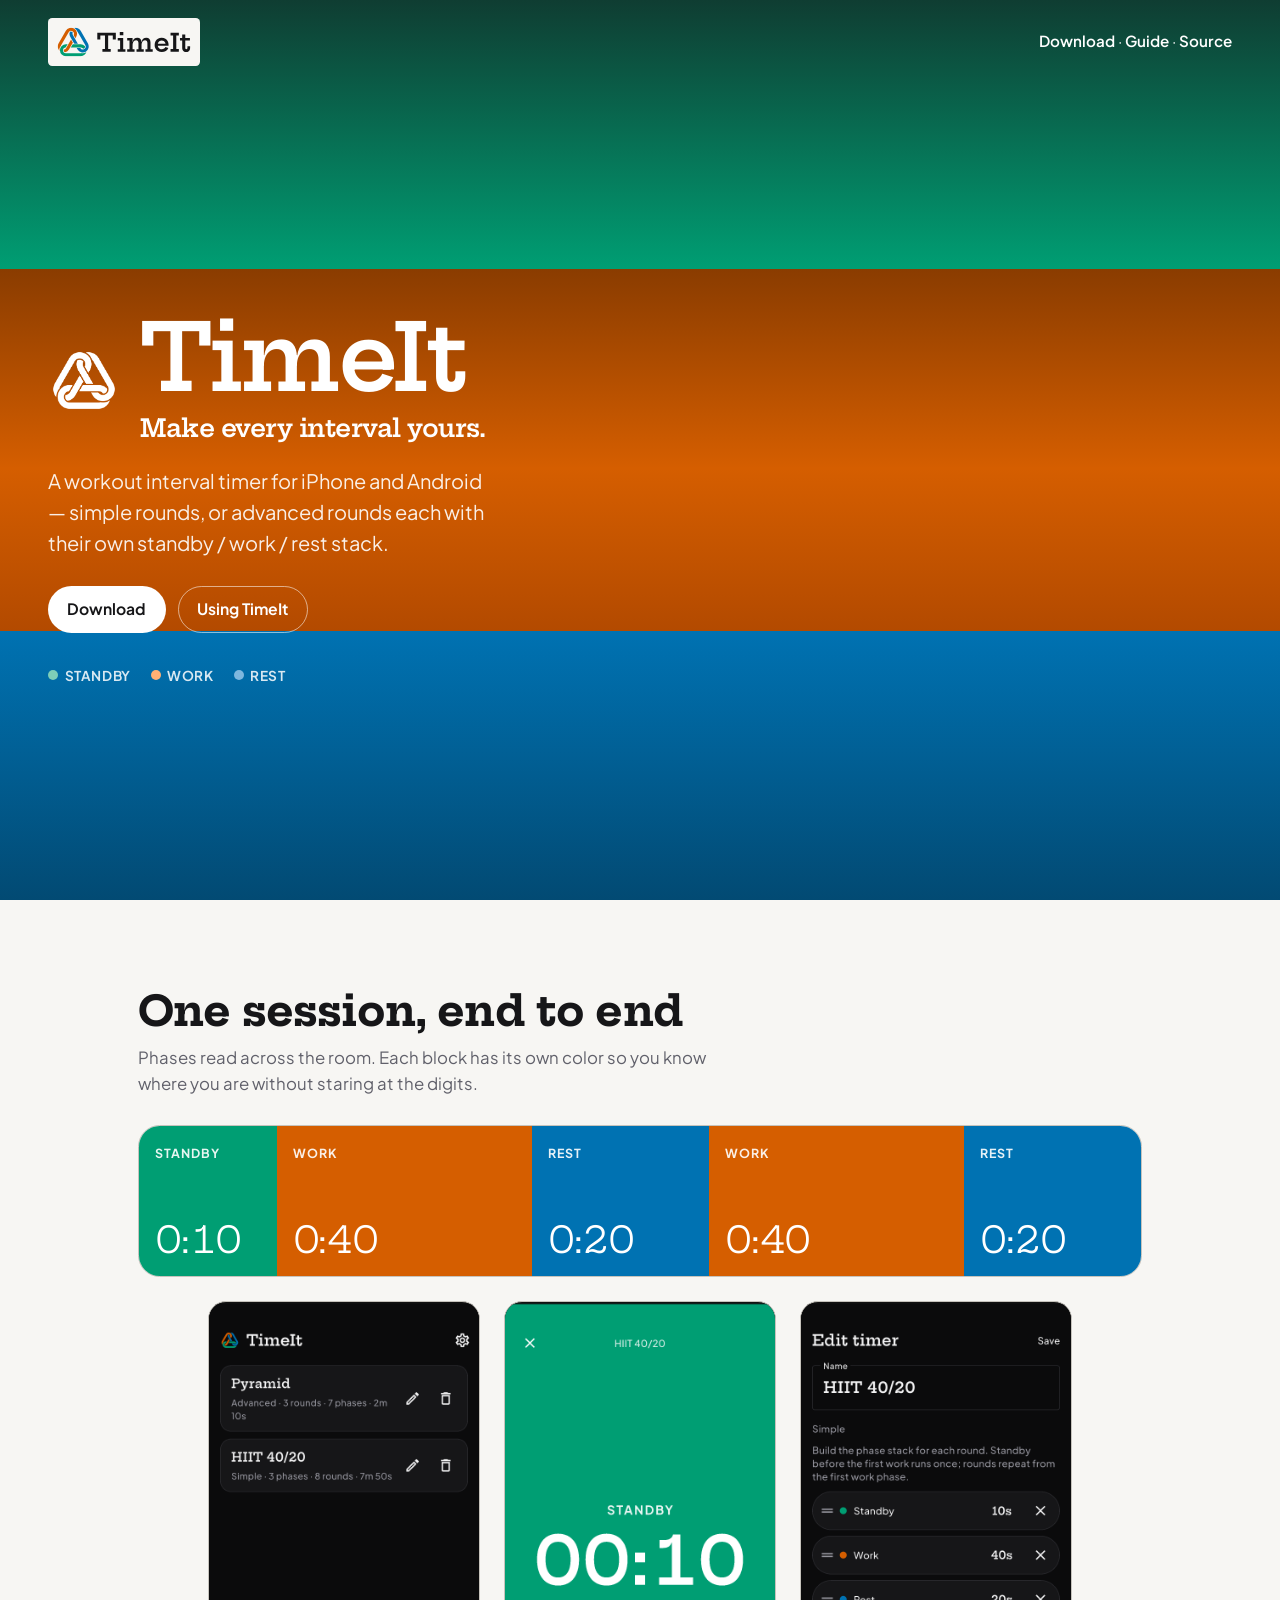
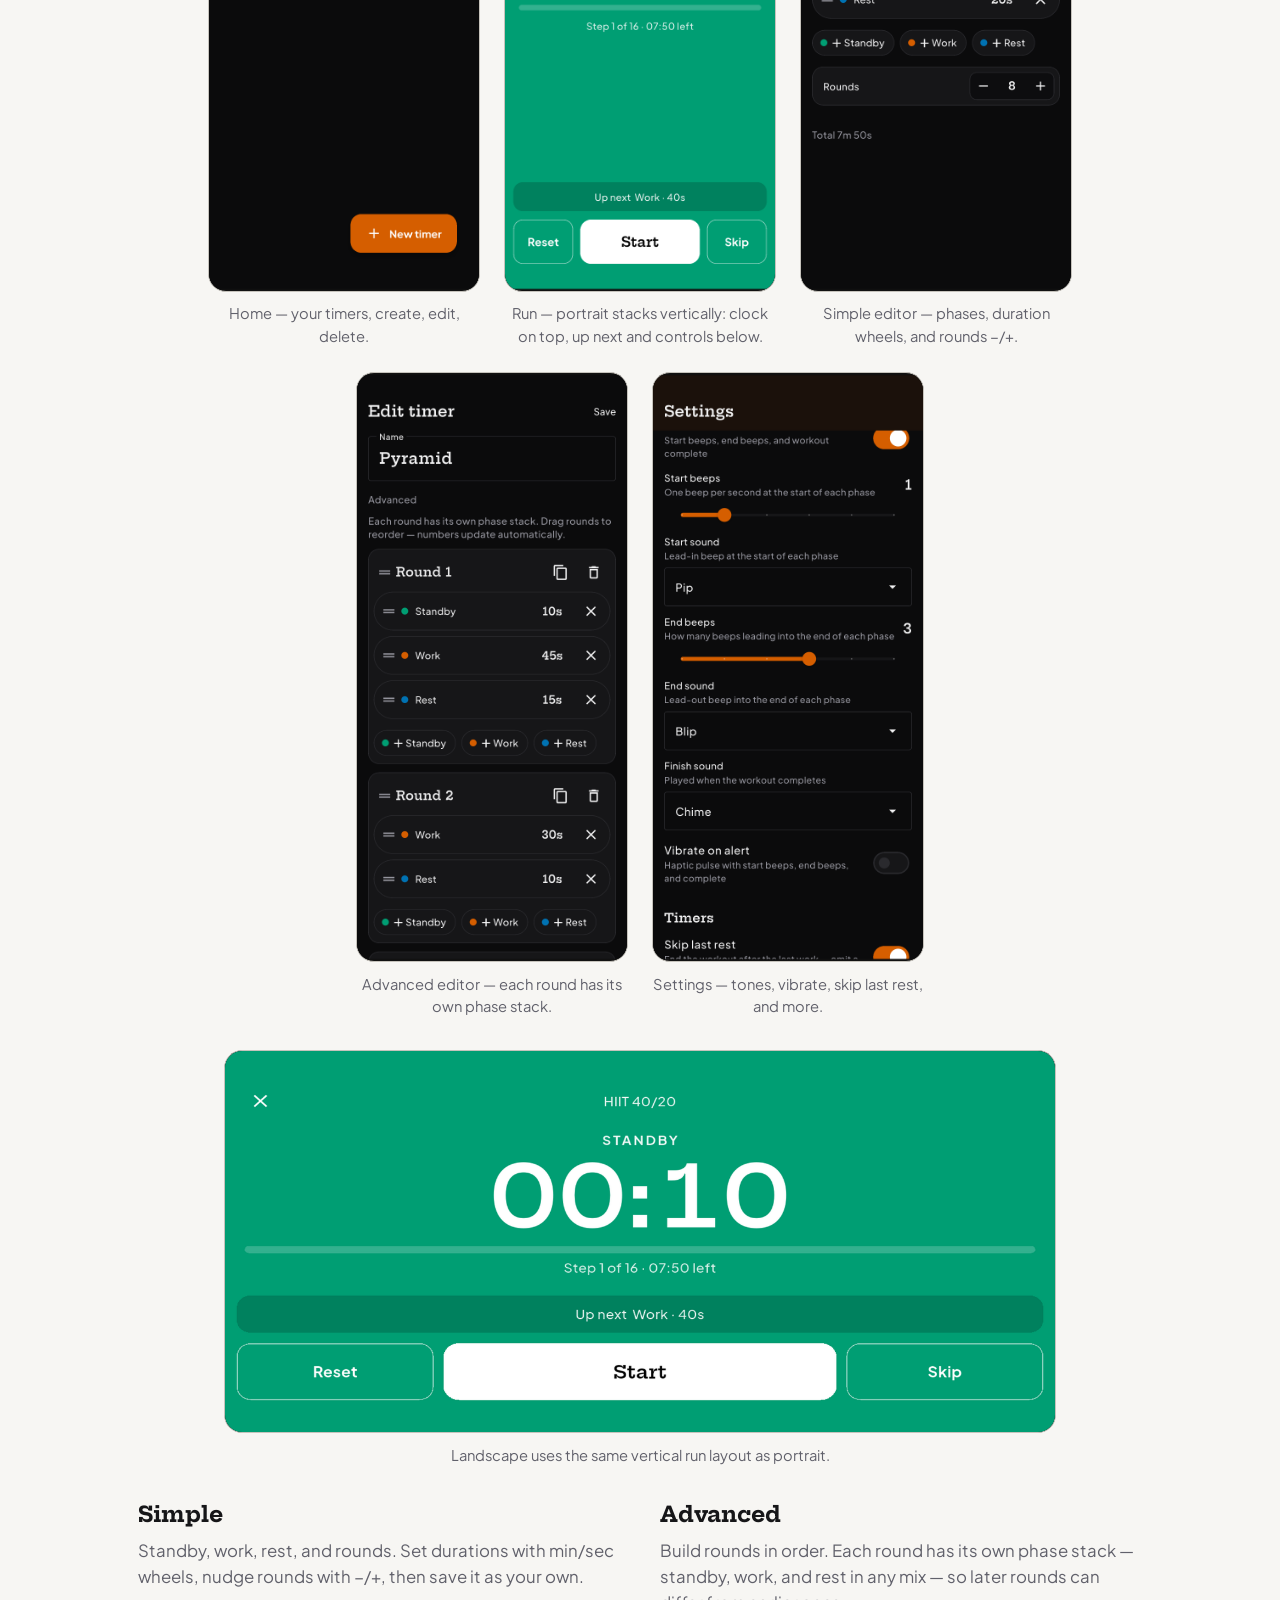
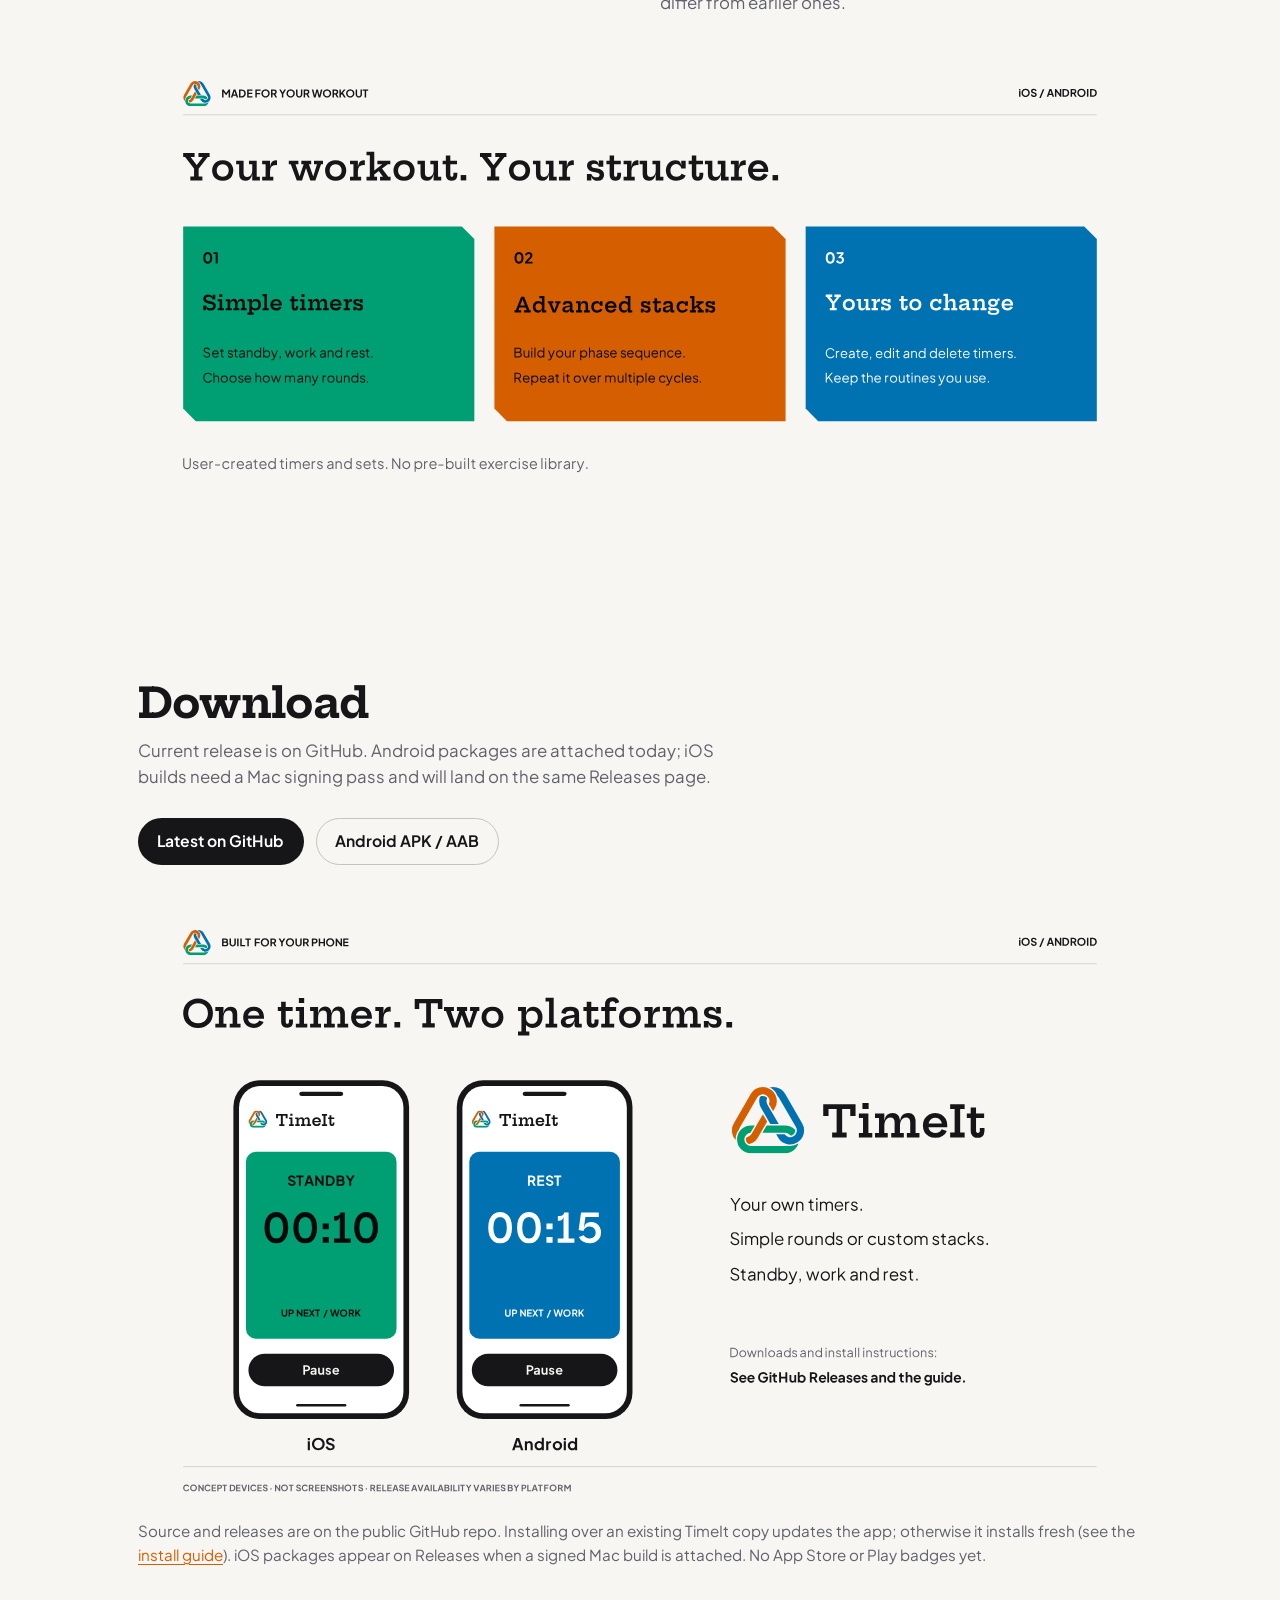
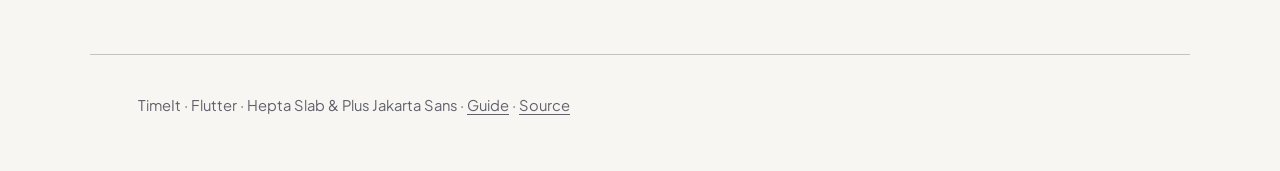
<file: docs/index.html>
<!DOCTYPE html>
<html lang="en">
<head>
  <meta charset="utf-8" />
  <meta name="viewport" content="width=device-width, initial-scale=1" />
  <title>TimeIt — Workout interval timer</title>
  <meta name="description" content="TimeIt is a workout interval timer for iOS and Android. Simple rounds, or advanced rounds each with their own standby, work, and rest stack — plus alert sounds." />
  <meta property="og:title" content="TimeIt — Workout interval timer" />
  <meta property="og:description" content="Make every interval yours. Simple rounds or advanced rounds with their own phase stacks." />
  <meta property="og:type" content="website" />
  <meta property="og:url" content="https://nuclearfessel.github.io/TimeIt/" />
  <meta property="og:image" content="https://nuclearfessel.github.io/TimeIt/assets/timeit/Graphics/social-card-light.png" />
  <meta name="twitter:card" content="summary_large_image" />
  <link rel="icon" href="assets/timeit/Web/favicon.ico" sizes="any" />
  <link rel="icon" type="image/png" sizes="32x32" href="assets/timeit/Web/favicon-32.png" />
  <link rel="icon" type="image/png" sizes="16x16" href="assets/timeit/Web/favicon-16.png" />
  <link rel="apple-touch-icon" href="assets/timeit/Web/favicon-180.png" />
  <link rel="preconnect" href="https://fonts.googleapis.com" />
  <link rel="preconnect" href="https://fonts.gstatic.com" crossorigin />
  <link href="https://fonts.googleapis.com/css2?family=Hepta+Slab:wght@500;600;700&family=Plus+Jakarta+Sans:wght@400;500;600;700&display=swap" rel="stylesheet" />
  <link rel="stylesheet" href="site.css" />
</head>
<body>
  <a class="skip" href="#main">Skip to content</a>

  <header class="hero" id="top">
    <div class="hero-bands" aria-hidden="true">
      <span class="standby"></span>
      <span class="work"></span>
      <span class="rest"></span>
    </div>

    <div class="topbar">
      <a class="timeit-header-brand" href="./" aria-label="TimeIt home">
        <img src="assets/timeit/Web/header-logo-on-color.svg" alt="TimeIt" width="160" height="48" />
      </a>
      <nav aria-label="Site">
        <a href="#download-heading">Download</a>
        &nbsp;·&nbsp;
        <a href="guide.html">Guide</a>
        &nbsp;·&nbsp;
        <a href="https://github.com/nuclearfessel/TimeIt">Source</a>
      </nav>
    </div>

    <div class="hero-core" id="main">
      <div class="hero-identity">
        <img class="hero-mark" src="assets/timeit/Brand/timeit-mark-white.png" alt="" width="72" height="72" />
        <div>
          <h1>TimeIt</h1>
          <p class="hero-tagline">Make every interval yours.</p>
        </div>
      </div>
      <p>A workout interval timer for iPhone and Android — simple rounds, or advanced rounds each with their own standby / work / rest stack.</p>
      <div class="cta-row">
        <a class="btn btn-primary" href="https://github.com/nuclearfessel/TimeIt/releases/latest">Download</a>
        <a class="btn btn-ghost" href="guide.html">Using TimeIt</a>
      </div>
      <div class="phase-legend" aria-label="Phase colors">
        <span><i class="standby"></i>Standby</span>
        <span><i class="work"></i>Work</span>
        <span><i class="rest"></i>Rest</span>
      </div>
    </div>
  </header>

  <section class="section" aria-labelledby="session-heading">
    <h2 id="session-heading">One session, end to end</h2>
    <p class="lede">Phases read across the room. Each block has its own color so you know where you are without staring at the digits.</p>

    <div class="session-strip" role="img" aria-label="Example session: standby, work, rest, work, rest">
      <div class="standby">
        <span class="label">Standby</span>
        <span class="digits">0:10</span>
      </div>
      <div class="work">
        <span class="label">Work</span>
        <span class="digits">0:40</span>
      </div>
      <div class="rest">
        <span class="label">Rest</span>
        <span class="digits">0:20</span>
      </div>
      <div class="work">
        <span class="label">Work</span>
        <span class="digits">0:40</span>
      </div>
      <div class="rest">
        <span class="label">Rest</span>
        <span class="digits">0:20</span>
      </div>
    </div>

    <div class="shot-row">
      <figure class="shot-figure shot-portrait">
        <img src="assets/timeit/Screenshots/01-home.svg" alt="TimeIt home screen listing simple and advanced timers." width="1272" height="2772" />
        <figcaption>Home — your timers, create, edit, delete.</figcaption>
      </figure>
      <figure class="shot-figure shot-portrait">
        <img src="assets/timeit/Screenshots/02-run-portrait.svg" alt="Run screen in portrait with phase color, large digits, up next, and controls." width="1272" height="2772" />
        <figcaption>Run — portrait stacks vertically: clock on top, up next and controls below.</figcaption>
      </figure>
      <figure class="shot-figure shot-portrait">
        <img src="assets/timeit/Screenshots/05-editor-simple.svg" alt="Simple timer editor with standby, work, rest, and rounds." width="1272" height="2772" />
        <figcaption>Simple editor — phases, duration wheels, and rounds −/+.</figcaption>
      </figure>
    </div>

    <div class="shot-row">
      <figure class="shot-figure shot-portrait">
        <img src="assets/timeit/Screenshots/06-editor-advanced.svg" alt="Advanced timer editor with multiple rounds and phase stacks." width="1272" height="2772" />
        <figcaption>Advanced editor — each round has its own phase stack.</figcaption>
      </figure>
      <figure class="shot-figure shot-portrait">
        <img src="assets/timeit/Screenshots/04-settings.svg" alt="Settings with theme, beep counts, sound tone dropdowns, and timer preferences." width="1272" height="2772" />
        <figcaption>Settings — tones, vibrate, skip last rest, and more.</figcaption>
      </figure>
    </div>

    <figure class="shot-figure shot-wide">
      <img src="assets/timeit/Screenshots/08-run-landscape.svg" alt="Run screen in landscape with the timer on top and controls underneath." width="2772" height="1272" />
      <figcaption>Landscape uses the same vertical run layout as portrait.</figcaption>
    </figure>

    <div class="modes">
      <div>
        <h3>Simple</h3>
        <p>Standby, work, rest, and rounds. Set durations with min/sec wheels, nudge rounds with −/+, then save it as your own.</p>
      </div>
      <div>
        <h3>Advanced</h3>
        <p>Build rounds in order. Each round has its own phase stack — standby, work, and rest in any mix — so later rounds can differ from earlier ones.</p>
      </div>
    </div>

    <figure class="brand-figure">
      <picture>
        <source media="(prefers-color-scheme: dark)" srcset="assets/timeit/Graphics/features-dark.svg" />
        <img src="assets/timeit/Graphics/features-light.svg" alt="Simple timers, advanced stacks and user-created routines." width="1600" height="900" />
      </picture>
    </figure>
  </section>

  <section class="section" aria-labelledby="download-heading">
    <h2 id="download-heading">Download</h2>
    <p class="lede">Current release is on GitHub. Android packages are attached today; iOS builds need a Mac signing pass and will land on the same Releases page.</p>
    <div class="download-row">
      <a class="btn btn-ink" href="https://github.com/nuclearfessel/TimeIt/releases/latest">Latest on GitHub</a>
      <a class="btn btn-line" href="https://github.com/nuclearfessel/TimeIt/releases/latest">Android APK / AAB</a>
    </div>
    <figure class="brand-figure">
      <picture>
        <source media="(prefers-color-scheme: dark)" srcset="assets/timeit/Graphics/mobile-platforms-dark.svg" />
        <img src="assets/timeit/Graphics/mobile-platforms-light.svg" alt="Conceptual iOS and Android devices, not app screenshots or store badges." width="1600" height="900" />
      </picture>
    </figure>
    <p class="note">Source and releases are on the public GitHub repo. Installing over an existing TimeIt copy updates the app; otherwise it installs fresh (see the <a href="guide.html#install">install guide</a>). iOS packages appear on Releases when a signed Mac build is attached. No App Store or Play badges yet.</p>
  </section>

  <footer class="site-foot">
    <p>
      TimeIt · Flutter · Hepta Slab &amp; Plus Jakarta Sans ·
      <a href="guide.html">Guide</a> ·
      <a href="https://github.com/nuclearfessel/TimeIt">Source</a>
    </p>
  </footer>

  <a href="#top" id="back-to-top" class="back-to-top" hidden>Back to top</a>
  <script src="back-to-top.js" defer></script>
</body>
</html>
</file>
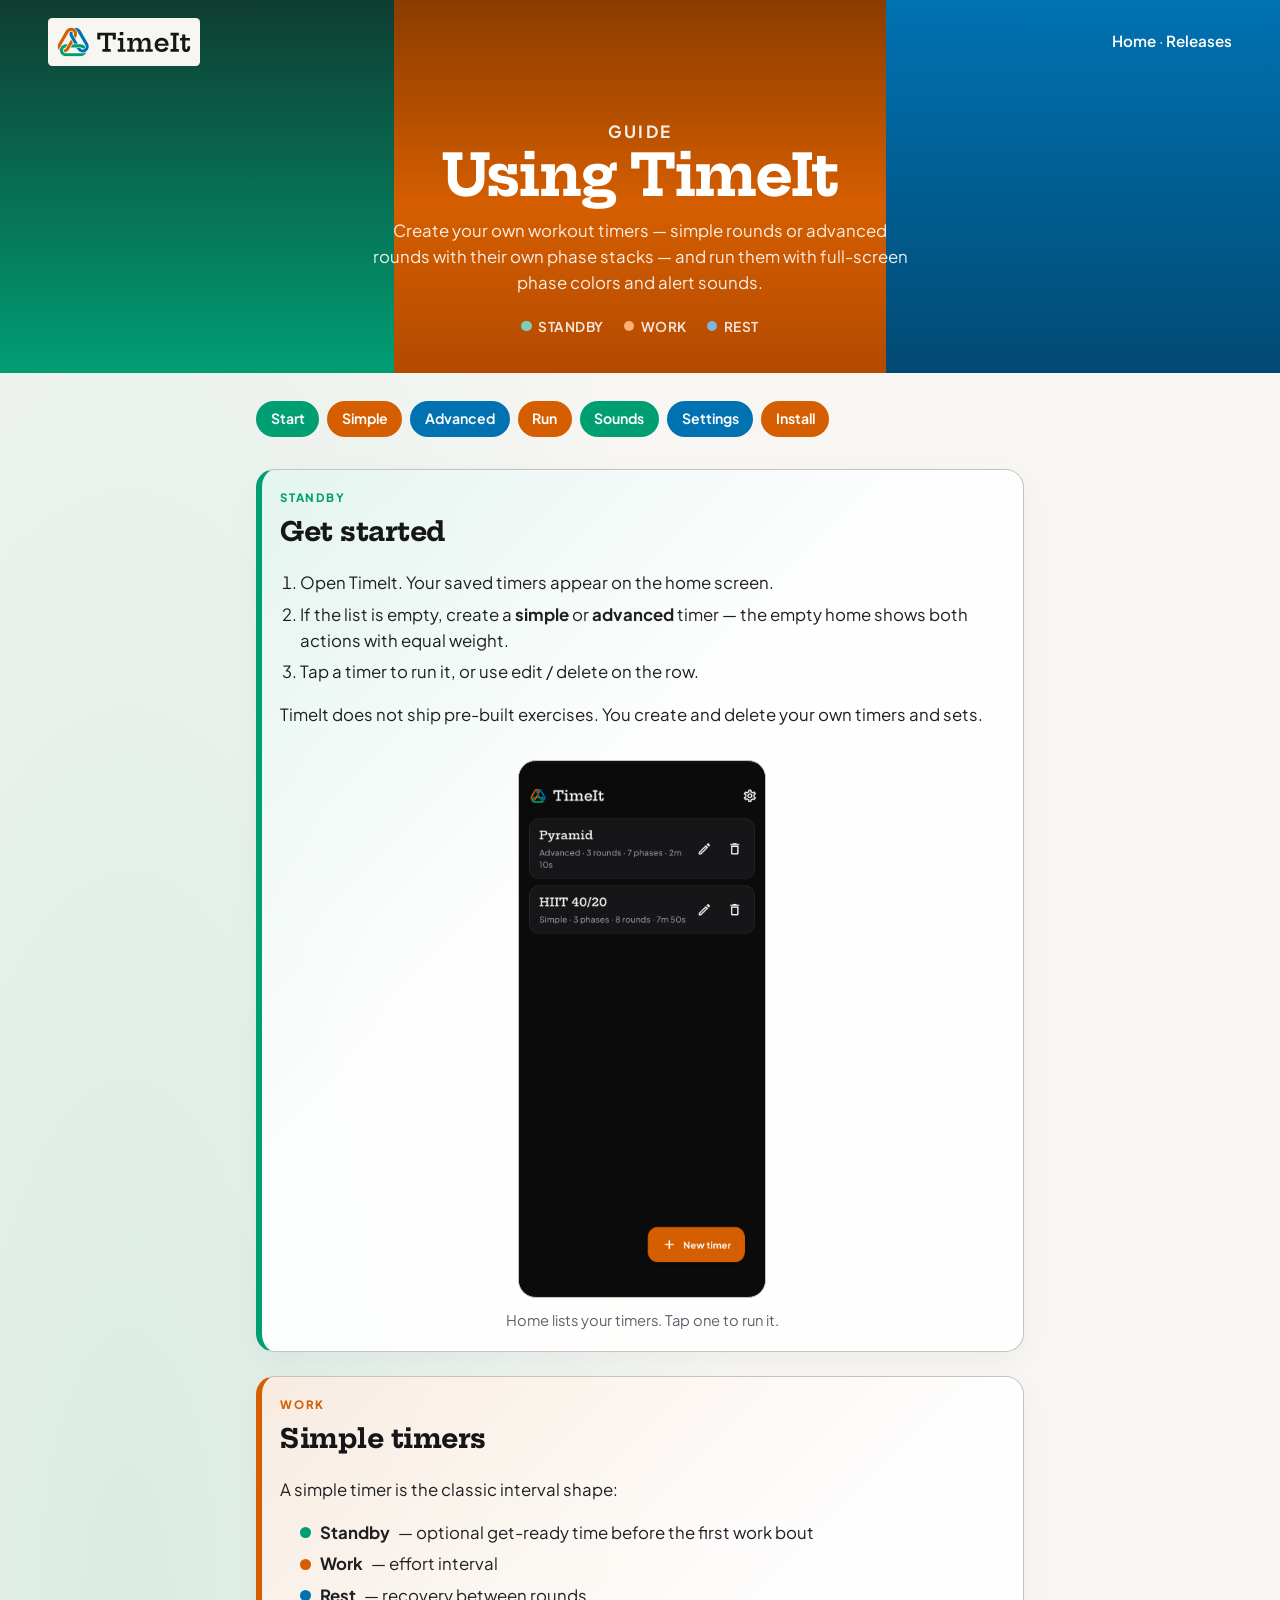
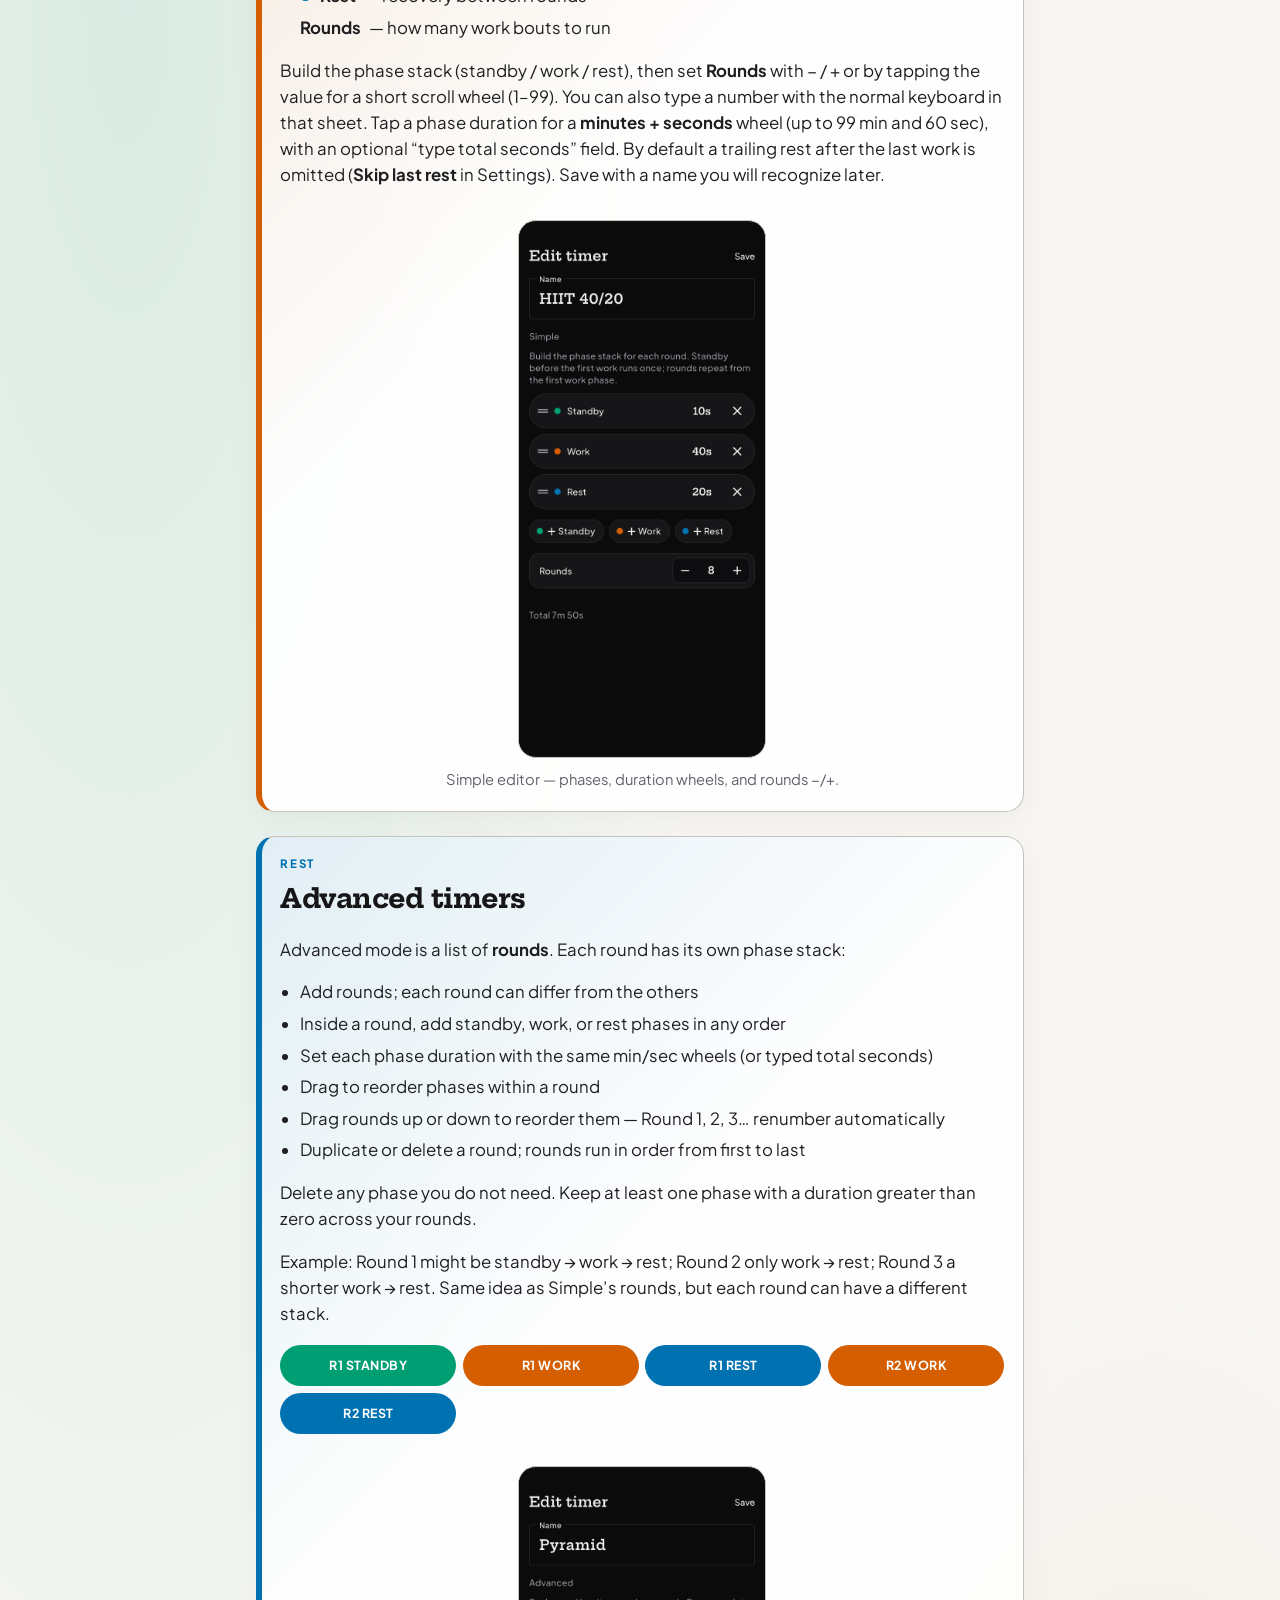
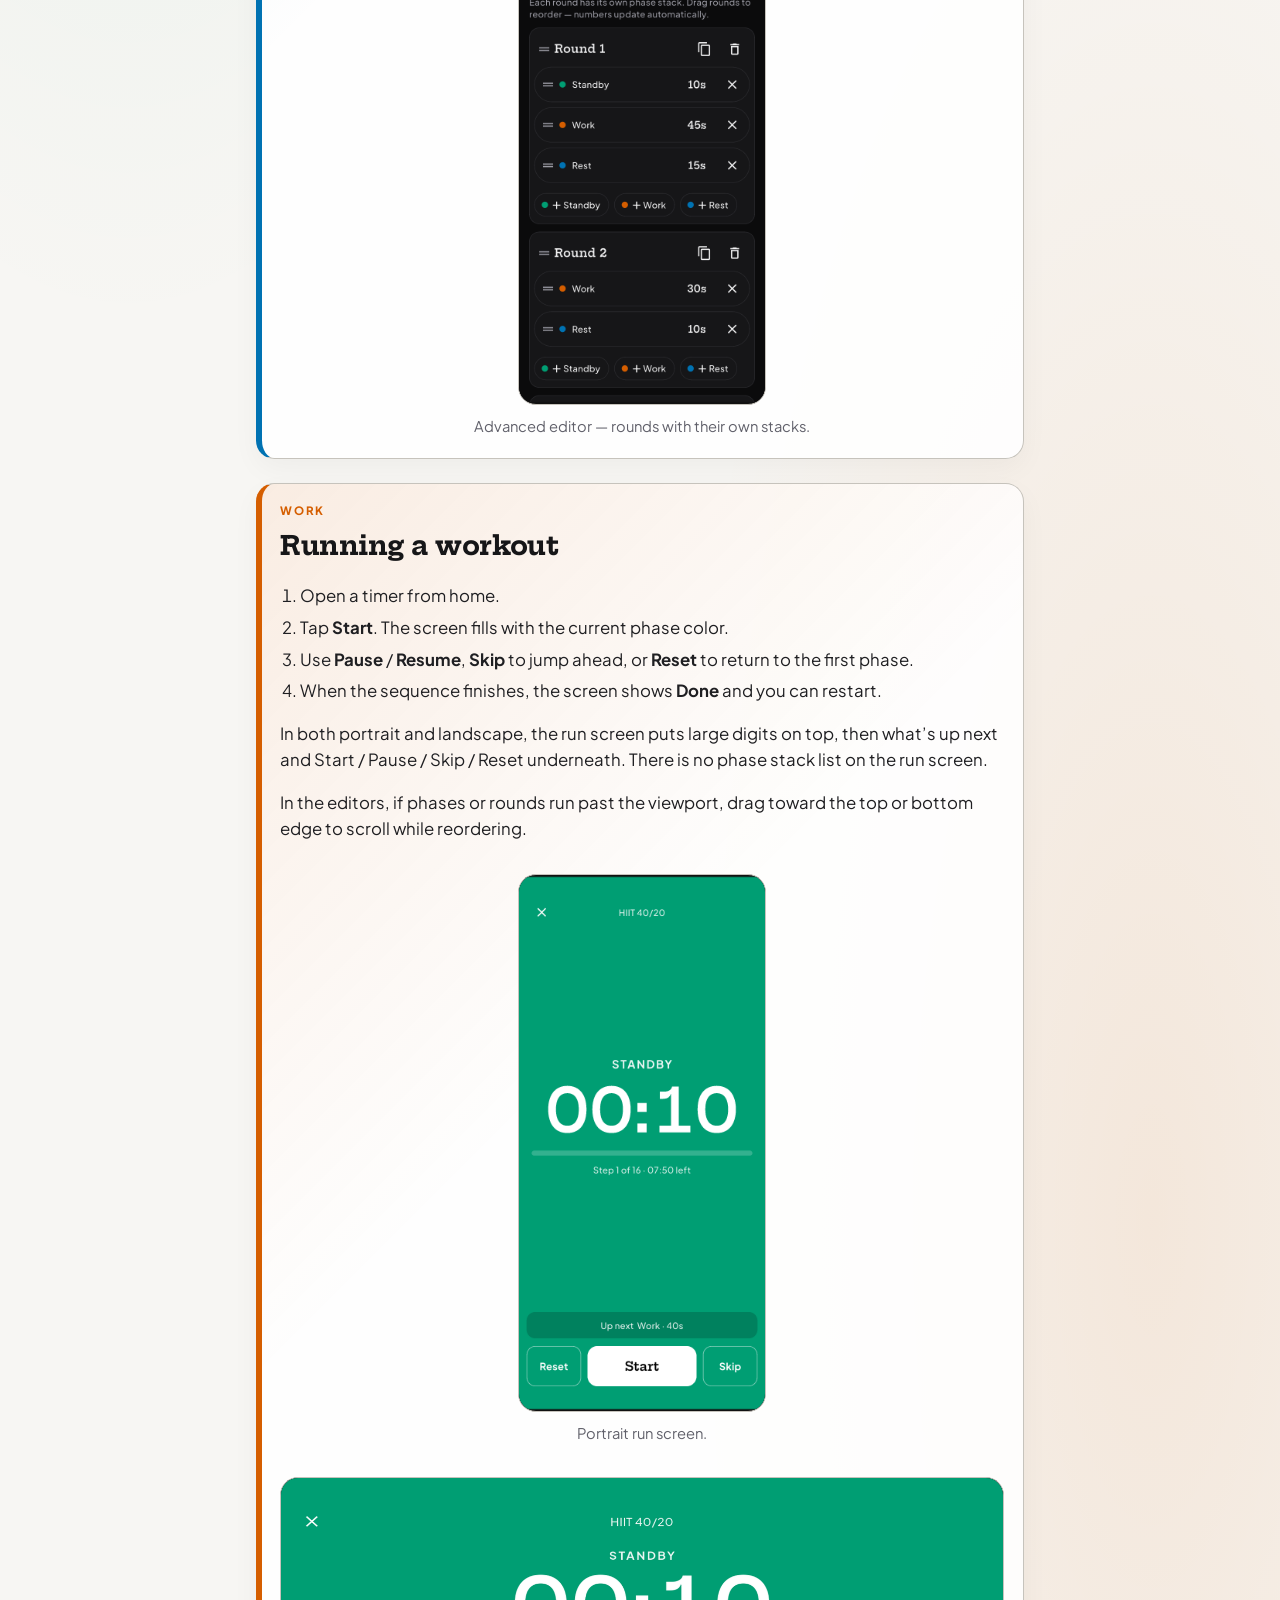
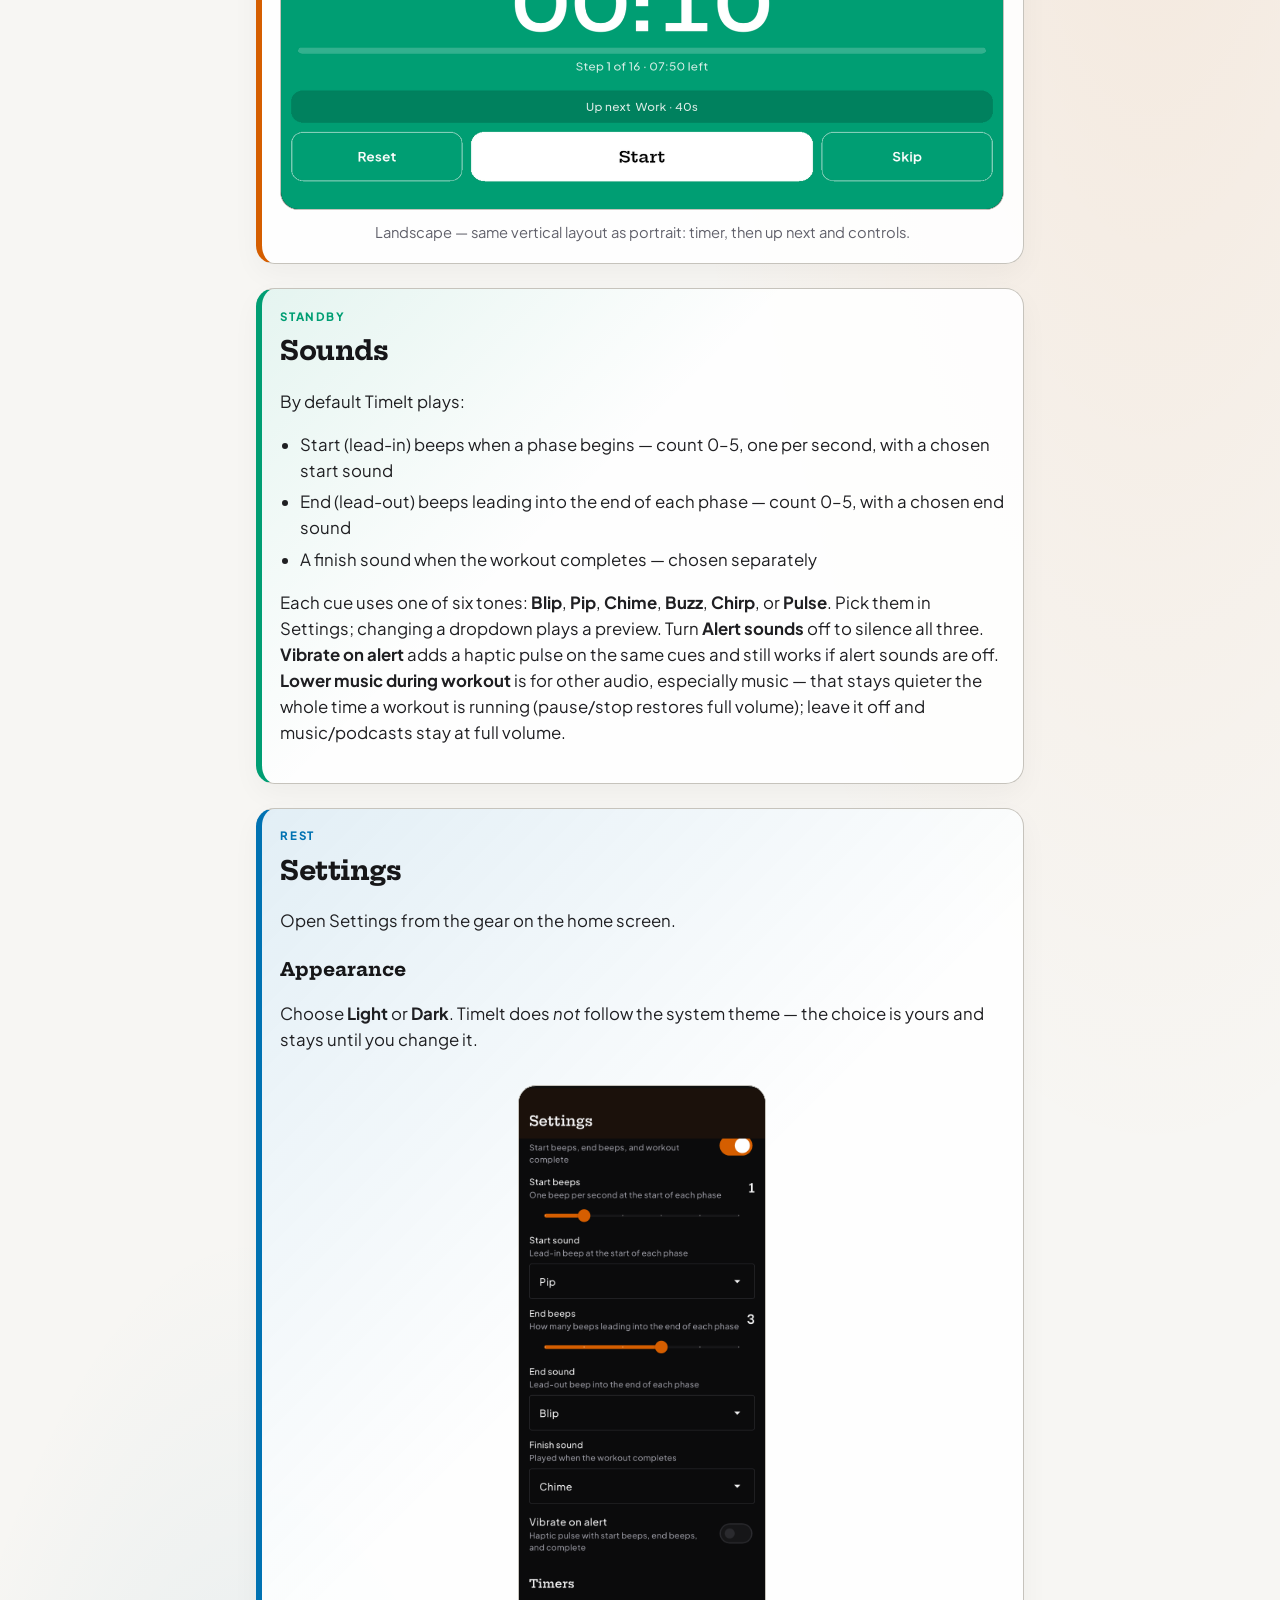
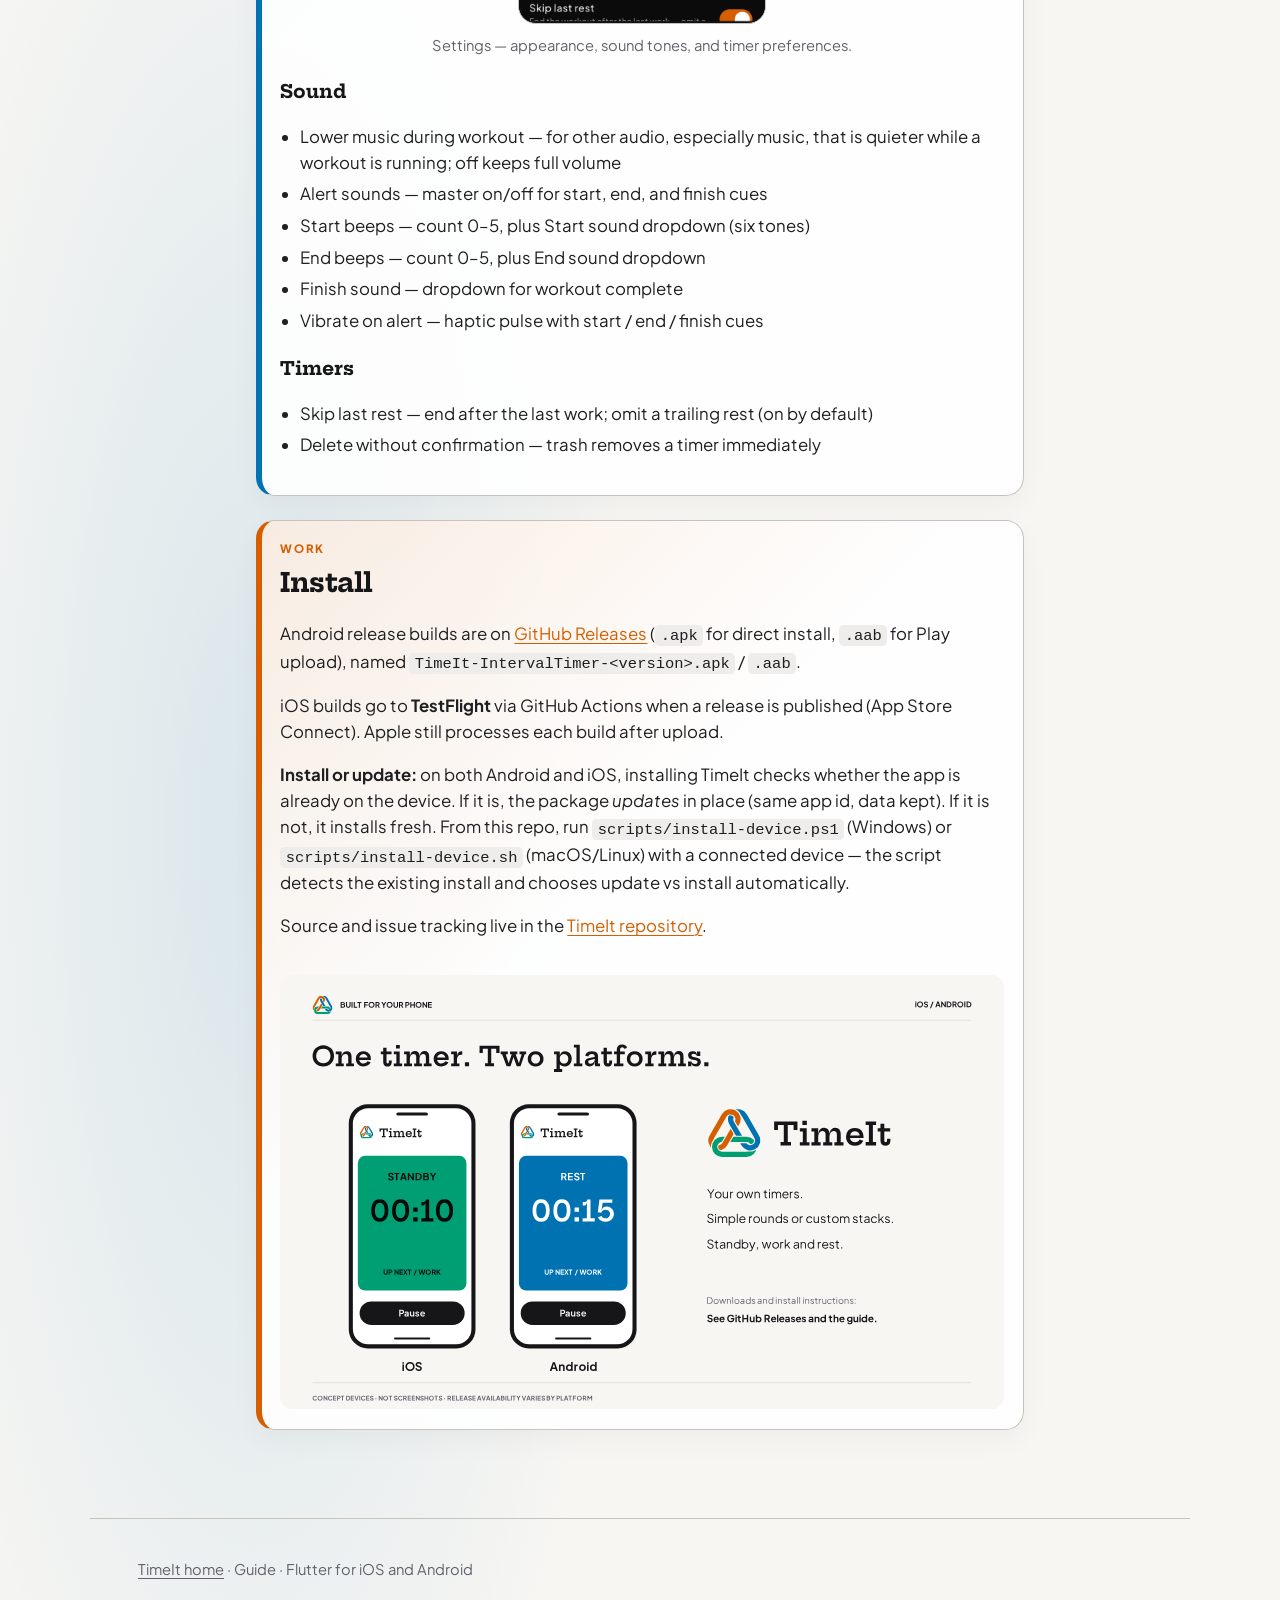
<file: docs/guide.html>
<!DOCTYPE html>
<html lang="en">
<head>
  <meta charset="utf-8" />
  <meta name="viewport" content="width=device-width, initial-scale=1" />
  <title>Using TimeIt — Guide</title>
  <meta name="description" content="How to use TimeIt: simple timers, advanced stacks, running a workout, sounds, and settings." />
  <meta property="og:title" content="Using TimeIt — Guide" />
  <meta property="og:description" content="Create your own standby, work, and rest interval routines." />
  <meta property="og:image" content="https://nuclearfessel.github.io/TimeIt/assets/timeit/Graphics/social-card-light.png" />
  <link rel="icon" href="assets/timeit/Web/favicon.ico" sizes="any" />
  <link rel="icon" type="image/png" sizes="32x32" href="assets/timeit/Web/favicon-32.png" />
  <link rel="apple-touch-icon" href="assets/timeit/Web/favicon-180.png" />
  <link rel="preconnect" href="https://fonts.googleapis.com" />
  <link rel="preconnect" href="https://fonts.gstatic.com" crossorigin />
  <link href="https://fonts.googleapis.com/css2?family=Hepta+Slab:wght@500;600;700&family=Plus+Jakarta+Sans:wght@400;500;600;700&display=swap" rel="stylesheet" />
  <link rel="stylesheet" href="site.css" />
</head>
<body class="guide-page">
  <a class="skip" href="#guide">Skip to guide</a>

  <header class="guide-hero" id="top">
    <div class="guide-hero-bands" aria-hidden="true">
      <span class="standby"></span>
      <span class="work"></span>
      <span class="rest"></span>
    </div>
    <div class="topbar">
      <a class="timeit-header-brand" href="index.html" aria-label="TimeIt home">
        <img src="assets/timeit/Web/header-logo-on-color.svg" alt="TimeIt" width="160" height="48" />
      </a>
      <nav aria-label="Site">
        <a href="index.html">Home</a>
        &nbsp;·&nbsp;
        <a href="https://github.com/nuclearfessel/TimeIt/releases">Releases</a>
      </nav>
    </div>
    <div class="guide-hero-core">
      <p class="guide-kicker">Guide</p>
      <h1>Using TimeIt</h1>
      <p>Create your own workout timers — simple rounds or advanced rounds with their own phase stacks — and run them with full-screen phase colors and alert sounds.</p>
      <div class="phase-legend" aria-label="Phase colors">
        <span><i class="standby"></i>Standby</span>
        <span><i class="work"></i>Work</span>
        <span><i class="rest"></i>Rest</span>
      </div>
    </div>
  </header>

  <article class="guide-wrap" id="guide">
    <nav class="jump" aria-label="On this page">
      <a class="jump-standby" href="#start">Start</a>
      <a class="jump-work" href="#simple">Simple</a>
      <a class="jump-rest" href="#advanced">Advanced</a>
      <a class="jump-work" href="#run">Run</a>
      <a class="jump-standby" href="#sounds">Sounds</a>
      <a class="jump-rest" href="#settings">Settings</a>
      <a class="jump-work" href="#install">Install</a>
    </nav>

    <section class="standby" id="start">
      <p class="section-phase">Standby</p>
      <h2>Get started</h2>
      <ol>
        <li>Open TimeIt. Your saved timers appear on the home screen.</li>
        <li>If the list is empty, create a <strong>simple</strong> or <strong>advanced</strong> timer — the empty home shows both actions with equal weight.</li>
        <li>Tap a timer to run it, or use edit / delete on the row.</li>
      </ol>
      <p>TimeIt does not ship pre-built exercises. You create and delete your own timers and sets.</p>
      <figure class="shot-figure shot-portrait">
        <img src="assets/timeit/Screenshots/01-home.svg" alt="TimeIt home screen with saved simple and advanced timers." width="1272" height="2772" />
        <figcaption>Home lists your timers. Tap one to run it.</figcaption>
      </figure>
    </section>

    <section class="work" id="simple">
      <p class="section-phase">Work</p>
      <h2>Simple timers</h2>
      <p>A simple timer is the classic interval shape:</p>
      <ul class="phase-list">
        <li><span class="swatch standby" aria-hidden="true"></span><strong>Standby</strong> — optional get-ready time before the first work bout</li>
        <li><span class="swatch work" aria-hidden="true"></span><strong>Work</strong> — effort interval</li>
        <li><span class="swatch rest" aria-hidden="true"></span><strong>Rest</strong> — recovery between rounds</li>
        <li><strong>Rounds</strong> — how many work bouts to run</li>
      </ul>
      <p>Build the phase stack (standby / work / rest), then set <strong>Rounds</strong> with − / + or by tapping the value for a short scroll wheel (1–99). You can also type a number with the normal keyboard in that sheet. Tap a phase duration for a <strong>minutes + seconds</strong> wheel (up to 99 min and 60 sec), with an optional “type total seconds” field. By default a trailing rest after the last work is omitted (<strong>Skip last rest</strong> in Settings). Save with a name you will recognize later.</p>
      <figure class="shot-figure shot-portrait">
        <img src="assets/timeit/Screenshots/05-editor-simple.svg" alt="Simple timer editor with phase stack, duration controls, and rounds stepper." width="1272" height="2772" />
        <figcaption>Simple editor — phases, duration wheels, and rounds −/+.</figcaption>
      </figure>
    </section>

    <section class="rest" id="advanced">
      <p class="section-phase">Rest</p>
      <h2>Advanced timers</h2>
      <p>Advanced mode is a list of <strong>rounds</strong>. Each round has its own phase stack:</p>
      <ul>
        <li>Add rounds; each round can differ from the others</li>
        <li>Inside a round, add standby, work, or rest phases in any order</li>
        <li>Set each phase duration with the same min/sec wheels (or typed total seconds)</li>
        <li>Drag to reorder phases within a round</li>
        <li>Drag rounds up or down to reorder them — Round 1, 2, 3… renumber automatically</li>
        <li>Duplicate or delete a round; rounds run in order from first to last</li>
      </ul>
      <p>Delete any phase you do not need. Keep at least one phase with a duration greater than zero across your rounds.</p>
      <p>Example: Round 1 might be standby → work → rest; Round 2 only work → rest; Round 3 a shorter work → rest. Same idea as Simple’s rounds, but each round can have a different stack.</p>
      <div class="mini-strip" role="img" aria-label="Example advanced rounds with different stacks">
        <span class="standby">R1 Standby</span>
        <span class="work">R1 Work</span>
        <span class="rest">R1 Rest</span>
        <span class="work">R2 Work</span>
        <span class="rest">R2 Rest</span>
      </div>
      <figure class="shot-figure shot-portrait">
        <img src="assets/timeit/Screenshots/06-editor-advanced.svg" alt="Advanced editor showing Round 1, Round 2, and Round 3 with different phase stacks." width="1272" height="2772" />
        <figcaption>Advanced editor — rounds with their own stacks.</figcaption>
      </figure>
    </section>

    <section class="work" id="run">
      <p class="section-phase">Work</p>
      <h2>Running a workout</h2>
      <ol>
        <li>Open a timer from home.</li>
        <li>Tap <strong>Start</strong>. The screen fills with the current phase color.</li>
        <li>Use <strong>Pause</strong> / <strong>Resume</strong>, <strong>Skip</strong> to jump ahead, or <strong>Reset</strong> to return to the first phase.</li>
        <li>When the sequence finishes, the screen shows <strong>Done</strong> and you can restart.</li>
      </ol>
      <p>In both portrait and landscape, the run screen puts large digits on top, then what’s up next and Start / Pause / Skip / Reset underneath. There is no phase stack list on the run screen.</p>
      <p>In the editors, if phases or rounds run past the viewport, drag toward the top or bottom edge to scroll while reordering.</p>
      <figure class="shot-figure shot-portrait">
        <img src="assets/timeit/Screenshots/02-run-portrait.svg" alt="Portrait run screen with work phase, up next, and Start control." width="1272" height="2772" />
        <figcaption>Portrait run screen.</figcaption>
      </figure>
      <figure class="shot-figure shot-wide">
        <img src="assets/timeit/Screenshots/08-run-landscape.svg" alt="Landscape run screen with the timer on top and controls underneath." width="2772" height="1272" />
        <figcaption>Landscape — same vertical layout as portrait: timer, then up next and controls.</figcaption>
      </figure>
    </section>

    <section class="standby" id="sounds">
      <p class="section-phase">Standby</p>
      <h2>Sounds</h2>
      <p>By default TimeIt plays:</p>
      <ul>
        <li>Start (lead-in) beeps when a phase begins — count 0–5, one per second, with a chosen start sound</li>
        <li>End (lead-out) beeps leading into the end of each phase — count 0–5, with a chosen end sound</li>
        <li>A finish sound when the workout completes — chosen separately</li>
      </ul>
      <p>Each cue uses one of six tones: <strong>Blip</strong>, <strong>Pip</strong>, <strong>Chime</strong>, <strong>Buzz</strong>, <strong>Chirp</strong>, or <strong>Pulse</strong>. Pick them in Settings; changing a dropdown plays a preview. Turn <strong>Alert sounds</strong> off to silence all three. <strong>Vibrate on alert</strong> adds a haptic pulse on the same cues and still works if alert sounds are off. <strong>Lower music during workout</strong> is for other audio, especially music — that stays quieter the whole time a workout is running (pause/stop restores full volume); leave it off and music/podcasts stay at full volume.</p>
    </section>

    <section class="rest" id="settings">
      <p class="section-phase">Rest</p>
      <h2>Settings</h2>
      <p>Open Settings from the gear on the home screen.</p>
      <h3>Appearance</h3>
      <p>Choose <strong>Light</strong> or <strong>Dark</strong>. TimeIt does <em>not</em> follow the system theme — the choice is yours and stays until you change it.</p>
      <figure class="shot-figure shot-portrait">
        <img src="assets/timeit/Screenshots/04-settings.svg" alt="Settings with theme, alert sound tone dropdowns, vibrate, and timer preferences." width="1272" height="2772" />
        <figcaption>Settings — appearance, sound tones, and timer preferences.</figcaption>
      </figure>
      <h3>Sound</h3>
      <ul>
        <li>Lower music during workout — for other audio, especially music, that is quieter while a workout is running; off keeps full volume</li>
        <li>Alert sounds — master on/off for start, end, and finish cues</li>
        <li>Start beeps — count 0–5, plus Start sound dropdown (six tones)</li>
        <li>End beeps — count 0–5, plus End sound dropdown</li>
        <li>Finish sound — dropdown for workout complete</li>
        <li>Vibrate on alert — haptic pulse with start / end / finish cues</li>
      </ul>
      <h3>Timers</h3>
      <ul>
        <li>Skip last rest — end after the last work; omit a trailing rest (on by default)</li>
        <li>Delete without confirmation — trash removes a timer immediately</li>
      </ul>
    </section>

    <section class="work" id="install">
      <p class="section-phase">Work</p>
      <h2>Install</h2>
      <p>Android release builds are on <a href="https://github.com/nuclearfessel/TimeIt/releases">GitHub Releases</a> (<code>.apk</code> for direct install, <code>.aab</code> for Play upload), named <code>TimeIt-IntervalTimer-&lt;version&gt;.apk</code> / <code>.aab</code>.</p>
      <p>iOS builds go to <strong>TestFlight</strong> via GitHub Actions when a release is published (App Store Connect). Apple still processes each build after upload.</p>
      <p><strong>Install or update:</strong> on both Android and iOS, installing TimeIt checks whether the app is already on the device. If it is, the package <em>updates</em> in place (same app id, data kept). If it is not, it installs fresh. From this repo, run <code>scripts/install-device.ps1</code> (Windows) or <code>scripts/install-device.sh</code> (macOS/Linux) with a connected device — the script detects the existing install and chooses update vs install automatically.</p>
      <p>Source and issue tracking live in the <a href="https://github.com/nuclearfessel/TimeIt">TimeIt repository</a>.</p>
      <figure class="brand-figure">
        <picture>
          <source media="(prefers-color-scheme: dark)" srcset="assets/timeit/Graphics/mobile-platforms-dark.svg" />
          <img src="assets/timeit/Graphics/mobile-platforms-light.svg" alt="Conceptual iOS and Android devices, not app screenshots or store badges." width="1600" height="900" />
        </picture>
      </figure>
    </section>
  </article>

  <footer class="site-foot guide-foot">
    <p><a href="index.html">TimeIt home</a> · Guide · Flutter for iOS and Android</p>
  </footer>

  <a href="#top" id="back-to-top" class="back-to-top" hidden>Back to top</a>
  <script src="back-to-top.js" defer></script>
</body>
</html>
</file>
<file: docs/site.css>
:root {
  --bg: #f7f6f3;
  --ink: #161618;
  --mute: #61616b;
  --line: #c6c3bc;
  --paper: #ffffff;
  --standby: #009e73;
  --work: #d55e00;
  --rest: #0072b2;
  --band: 4.5rem;
  --font-display: "Hepta Slab", Georgia, serif;
  --font-body: "Plus Jakarta Sans", system-ui, sans-serif;
}

*,
*::before,
*::after {
  box-sizing: border-box;
}

html {
  scroll-behavior: smooth;
}

body {
  margin: 0;
  background: var(--bg);
  color: var(--ink);
  font-family: var(--font-body);
  font-size: 1.05rem;
  line-height: 1.55;
  -webkit-font-smoothing: antialiased;
}

a {
  color: var(--work);
  text-decoration-thickness: 1px;
  text-underline-offset: 0.18em;
}

a:hover {
  color: var(--ink);
}

img {
  max-width: 100%;
  display: block;
}

.skip {
  position: absolute;
  left: -999px;
  top: 0;
}

.skip:focus {
  left: 1rem;
  top: 1rem;
  z-index: 20;
  background: var(--paper);
  padding: 0.5rem 0.75rem;
}

/* —— Landing: phase-band hero (not card grids, not numbered steps) —— */

.hero {
  min-height: 100svh;
  display: grid;
  grid-template-rows: auto 1fr;
  position: relative;
  isolation: isolate;
  overflow: hidden;
}

.hero-bands {
  position: absolute;
  inset: 0;
  z-index: -1;
  display: grid;
  grid-template-rows: 1fr 1.35fr 1fr;
}

.hero-bands span {
  display: block;
}

.hero-bands .standby {
  background: linear-gradient(180deg, #0f3d32 0%, var(--standby) 100%);
}

.hero-bands .work {
  background: linear-gradient(180deg, #8a3c00 0%, var(--work) 55%, #b34a00 100%);
}

.hero-bands .rest {
  background: linear-gradient(180deg, var(--rest) 0%, #024a73 100%);
}

/* Shared site chrome — same size and top inset on home + guide */
.topbar {
  display: flex;
  align-items: center;
  justify-content: space-between;
  gap: 1rem;
  box-sizing: border-box;
  min-height: 3.75rem;
  padding: 1.1rem clamp(1.25rem, 4vw, 3rem);
  color: #fff;
}

.topbar a {
  color: #fff;
  text-decoration: none;
  font-family: var(--font-body);
  font-weight: 600;
  font-size: 0.95rem;
  line-height: 1.2;
}

.topbar a:hover {
  text-decoration: underline;
  color: #fff;
}

.topbar nav {
  display: flex;
  align-items: center;
  gap: 0;
  font-size: 0.95rem;
  line-height: 1.2;
}

.brand-mark {
  font-family: var(--font-display);
  font-weight: 600;
  font-size: 1.35rem;
  line-height: 1.2;
  letter-spacing: -0.02em;
}

.timeit-header-brand {
  display: inline-flex;
  flex-shrink: 0;
  color: inherit;
  text-decoration: none;
}

.timeit-header-brand img {
  display: block;
  height: 48px;
  width: auto;
  max-width: min(52vw, 200px);
}

.timeit-header-brand:hover {
  text-decoration: none;
  opacity: 1;
}

.hero-core {
  display: flex;
  flex-direction: column;
  justify-content: center;
  padding: clamp(2rem, 8vh, 5rem) clamp(1.25rem, 4vw, 3rem) 3.5rem;
  color: #fff;
  max-width: 44rem;
}

.hero-identity {
  display: flex;
  align-items: center;
  gap: 1rem 1.25rem;
  flex-wrap: wrap;
}

.hero-mark {
  width: clamp(3.5rem, 10vw, 4.5rem);
  height: auto;
  flex-shrink: 0;
}

.hero-core h1 {
  margin: 0;
  font-family: var(--font-display);
  font-weight: 600;
  font-size: clamp(3.2rem, 11vw, 5.8rem);
  line-height: 0.95;
  letter-spacing: -0.03em;
}

.hero-tagline {
  margin: 0.45rem 0 0 !important;
  font-family: var(--font-display);
  font-weight: 600;
  font-size: clamp(1.15rem, 2.8vw, 1.55rem) !important;
  letter-spacing: -0.02em;
  color: #fff !important;
  max-width: none !important;
}

.hero-core > p {
  margin: 1.1rem 0 0;
  font-size: clamp(1.05rem, 2.4vw, 1.25rem);
  max-width: 28rem;
  color: rgba(255, 255, 255, 0.9);
}

.brand-figure {
  margin: 2.25rem 0 0;
  padding: 0;
}

.brand-figure img {
  width: 100%;
  height: auto;
  border-radius: 12px;
}

/* App page + guide: each shot stacks and centers its image + caption. */
.shot-figure {
  display: flex;
  flex-direction: column;
  align-items: center;
  text-align: center;
  margin: 2rem 0 0;
  padding: 0;
}

.shot-figure img,
.shot-figure object,
.shot-figure svg {
  width: 100%;
  max-width: min(100%, 36rem);
  height: auto;
  border-radius: 18px;
  border: 1px solid var(--line);
  background: #111;
  display: block;
}

/* Portrait phone shots: compact so they don't dominate the page. */
.shot-figure.shot-portrait img,
.shot-figure.shot-portrait object,
.shot-figure.shot-portrait svg {
  max-width: min(100%, 17rem);
}

.shot-figure.shot-wide {
  margin-left: auto;
  margin-right: auto;
}

.shot-figure.shot-wide img,
.shot-figure.shot-wide object,
.shot-figure.shot-wide svg {
  max-width: min(100%, 52rem);
}

.shot-figure figcaption {
  margin-top: 0.65rem;
  font-size: 0.92rem;
  color: var(--mute);
  max-width: 36rem;
}

/* Guide: portraits at half the previous display width. */
.guide-wrap .shot-figure {
  margin-left: auto;
  margin-right: auto;
}

.guide-wrap .shot-figure.shot-portrait img,
.guide-wrap .shot-figure.shot-portrait object,
.guide-wrap .shot-figure.shot-portrait svg {
  max-width: min(100%, 15.5rem);
}

.guide-wrap .shot-figure.shot-wide img,
.guide-wrap .shot-figure.shot-wide object,
.guide-wrap .shot-figure.shot-wide svg {
  max-width: min(100%, 46rem);
}

.guide-wrap .shot-figure figcaption {
  text-align: center;
  max-width: 36rem;
}

/* Center each screenshot band as a group (3, then 2, then landscape). */
.shot-row {
  display: flex;
  flex-wrap: wrap;
  justify-content: center;
  gap: 1.5rem;
  margin-top: 1.5rem;
}

.shot-row .shot-figure {
  margin: 0;
  flex: 0 1 17rem;
}

.cta-row {
  display: flex;
  flex-wrap: wrap;
  gap: 0.75rem;
  margin-top: 1.75rem;
}

.btn {
  display: inline-flex;
  align-items: center;
  justify-content: center;
  min-height: 2.85rem;
  padding: 0.65rem 1.15rem;
  border-radius: 999px;
  border: 1.5px solid transparent;
  font-family: var(--font-body);
  font-weight: 650;
  font-size: 0.98rem;
  text-decoration: none;
  cursor: pointer;
}

.btn-primary {
  background: #fff;
  color: var(--ink);
}

.btn-primary:hover {
  background: #f0eeea;
  color: var(--ink);
}

.btn-ghost {
  background: transparent;
  color: #fff;
  border-color: rgba(255, 255, 255, 0.55);
}

.btn-ghost:hover {
  background: rgba(255, 255, 255, 0.12);
  color: #fff;
}

.phase-legend {
  display: flex;
  flex-wrap: wrap;
  gap: 0.85rem 1.25rem;
  margin-top: 2rem;
  font-size: 0.85rem;
  letter-spacing: 0.04em;
  text-transform: uppercase;
  font-weight: 650;
  color: rgba(255, 255, 255, 0.85);
}

.phase-legend i {
  display: inline-block;
  width: 0.65rem;
  height: 0.65rem;
  border-radius: 999px;
  margin-right: 0.4rem;
  vertical-align: 0.05em;
}

.phase-legend .standby {
  background: #7dceb8;
}

.phase-legend .work {
  background: #ffb074;
}

.phase-legend .rest {
  background: #7eb7de;
}

/* —— Session strip (one composition, not cards) —— */

.section {
  padding: clamp(3rem, 8vw, 5.5rem) clamp(1.25rem, 4vw, 3rem);
  max-width: 1100px;
  margin: 0 auto;
}

.section h2 {
  margin: 0 0 0.6rem;
  font-family: var(--font-display);
  font-size: clamp(1.8rem, 4vw, 2.6rem);
  letter-spacing: -0.02em;
  line-height: 1.15;
}

.section .lede {
  margin: 0 0 1.75rem;
  color: var(--mute);
  max-width: 36rem;
}

.session-strip {
  display: grid;
  grid-template-columns: 0.7fr 1.3fr 0.9fr 1.3fr 0.9fr;
  min-height: 9.5rem;
  border-radius: 1.35rem;
  overflow: hidden;
  border: 1px solid var(--line);
}

.session-strip > div {
  padding: 1.1rem 1rem;
  color: #fff;
  display: flex;
  flex-direction: column;
  justify-content: space-between;
  gap: 1rem;
}

.session-strip .label {
  font-size: 0.78rem;
  letter-spacing: 0.08em;
  text-transform: uppercase;
  font-weight: 700;
  opacity: 0.9;
}

.session-strip .digits {
  font-family: var(--font-display);
  font-size: clamp(1.6rem, 4vw, 2.3rem);
  font-variant-numeric: tabular-nums;
  letter-spacing: -0.03em;
  line-height: 1;
}

.session-strip .standby {
  background: var(--standby);
}

.session-strip .work {
  background: var(--work);
}

.session-strip .rest {
  background: var(--rest);
}

.modes {
  display: grid;
  gap: 1.25rem;
  margin-top: 2rem;
}

@media (min-width: 800px) {
  .modes {
    grid-template-columns: 1fr 1fr;
    gap: 2.5rem;
  }
}

.modes h3 {
  margin: 0 0 0.4rem;
  font-family: var(--font-display);
  font-size: 1.35rem;
}

.modes p {
  margin: 0;
  color: var(--mute);
}

.download-row {
  display: flex;
  flex-wrap: wrap;
  gap: 0.75rem;
  margin-top: 1.25rem;
}

.btn-ink {
  background: var(--ink);
  color: #fff;
}

.btn-ink:hover {
  background: #2a2a30;
  color: #fff;
}

.btn-line {
  background: transparent;
  color: var(--ink);
  border-color: var(--line);
}

.btn-line:hover {
  border-color: var(--ink);
  color: var(--ink);
}

.note {
  margin: 1rem 0 0;
  color: var(--mute);
  font-size: 0.95rem;
}

footer.site-foot {
  border-top: 1px solid var(--line);
  padding: 1.5rem clamp(1.25rem, 4vw, 3rem) 2.5rem;
  color: var(--mute);
  font-size: 0.92rem;
  max-width: 1100px;
  margin: 0 auto;
}

footer.site-foot a {
  color: var(--mute);
}

footer.site-foot a:hover {
  color: var(--ink);
}

@media (max-width: 720px) {
  .session-strip {
    grid-template-columns: 1fr;
  }
}

/* —— Guide —— */

.guide-page {
  background:
    radial-gradient(ellipse 80% 40% at 10% 20%, color-mix(in srgb, var(--standby) 12%, transparent), transparent 60%),
    radial-gradient(ellipse 70% 35% at 90% 55%, color-mix(in srgb, var(--work) 10%, transparent), transparent 55%),
    radial-gradient(ellipse 60% 30% at 20% 90%, color-mix(in srgb, var(--rest) 12%, transparent), transparent 50%),
    var(--bg);
}

.guide-hero {
  position: relative;
  isolation: isolate;
  overflow: hidden;
  color: #fff;
  min-height: clamp(16rem, 38vh, 22rem);
  display: grid;
  grid-template-rows: auto 1fr;
}

.guide-hero-bands {
  position: absolute;
  inset: 0;
  z-index: -1;
  display: grid;
  grid-template-columns: 1fr 1.25fr 1fr;
}

.guide-hero-bands span {
  display: block;
}

.guide-hero-bands .standby {
  background: linear-gradient(180deg, #0f3d32 0%, var(--standby) 100%);
}

.guide-hero-bands .work {
  background: linear-gradient(180deg, #8a3c00 0%, var(--work) 55%, #b34a00 100%);
}

.guide-hero-bands .rest {
  background: linear-gradient(180deg, var(--rest) 0%, #024a73 100%);
}

.guide-hero-core {
  display: flex;
  flex-direction: column;
  align-items: center;
  justify-content: flex-end;
  text-align: center;
  padding: 1.5rem clamp(1.25rem, 4vw, 3rem) 2.25rem;
  width: 100%;
}

.guide-kicker {
  margin: 0 0 0.35rem;
  font-size: 0.8rem;
  letter-spacing: 0.12em;
  text-transform: uppercase;
  font-weight: 700;
  color: rgba(255, 255, 255, 0.8);
}

.guide-hero-core h1 {
  margin: 0;
  font-family: var(--font-display);
  font-size: clamp(2.4rem, 7vw, 3.6rem);
  letter-spacing: -0.03em;
  line-height: 1.05;
}

.guide-hero-core > p {
  margin: 0.75rem auto 0;
  color: rgba(255, 255, 255, 0.9);
  font-size: 1.05rem;
  max-width: 34rem;
}

.guide-hero-core .phase-legend {
  margin-top: 1.25rem;
  justify-content: center;
}

.guide-wrap {
  max-width: 52rem;
  margin: 0 auto;
  padding: 1.75rem clamp(1.25rem, 4vw, 2rem) 4rem;
}

.jump {
  display: flex;
  flex-wrap: wrap;
  gap: 0.5rem;
  margin: 0 0 2rem;
}

.jump a {
  text-decoration: none;
  border: 1.5px solid transparent;
  border-radius: 999px;
  padding: 0.4rem 0.85rem;
  font-size: 0.88rem;
  font-weight: 650;
  color: #fff;
}

.jump-standby {
  background: var(--standby);
}

.jump-work {
  background: var(--work);
}

.jump-rest {
  background: var(--rest);
}

.jump a:hover {
  filter: brightness(1.08);
  color: #fff;
  box-shadow: 0 6px 18px color-mix(in srgb, currentColor 25%, transparent);
}

.guide-wrap section {
  margin: 0 0 1.5rem;
  padding: 1.15rem 1.2rem 1.25rem 1.15rem;
  border-radius: 1.15rem;
  border: 1px solid var(--line);
  border-left-width: 6px;
  background: color-mix(in srgb, var(--paper) 86%, transparent);
  box-shadow: 0 10px 28px color-mix(in srgb, var(--ink) 4%, transparent);
}

.guide-wrap section.standby {
  border-left-color: var(--standby);
  background:
    linear-gradient(135deg, color-mix(in srgb, var(--standby) 10%, transparent), transparent 42%),
    color-mix(in srgb, var(--paper) 90%, transparent);
}

.guide-wrap section.work {
  border-left-color: var(--work);
  background:
    linear-gradient(135deg, color-mix(in srgb, var(--work) 11%, transparent), transparent 42%),
    color-mix(in srgb, var(--paper) 90%, transparent);
}

.guide-wrap section.rest {
  border-left-color: var(--rest);
  background:
    linear-gradient(135deg, color-mix(in srgb, var(--rest) 11%, transparent), transparent 42%),
    color-mix(in srgb, var(--paper) 90%, transparent);
}

.section-phase {
  margin: 0 0 0.35rem;
  font-size: 0.72rem;
  letter-spacing: 0.14em;
  text-transform: uppercase;
  font-weight: 750;
}

.guide-wrap section.standby .section-phase {
  color: var(--standby);
}

.guide-wrap section.work .section-phase {
  color: var(--work);
}

.guide-wrap section.rest .section-phase {
  color: var(--rest);
}

.guide-wrap h2 {
  margin: 0 0 0.65rem;
  font-family: var(--font-display);
  font-size: 1.65rem;
  letter-spacing: -0.02em;
}

.guide-wrap h3 {
  margin: 1.35rem 0 0.45rem;
  font-family: var(--font-display);
  font-size: 1.15rem;
}

.guide-wrap p,
.guide-wrap li {
  color: color-mix(in srgb, var(--ink) 88%, var(--mute));
}

.guide-wrap ol,
.guide-wrap ul {
  padding-left: 1.2rem;
}

.guide-wrap li + li {
  margin-top: 0.35rem;
}

.phase-list {
  list-style: none;
  padding-left: 0;
}

.phase-list li {
  display: flex;
  align-items: flex-start;
  gap: 0.55rem;
}

.swatch {
  width: 0.7rem;
  height: 0.7rem;
  border-radius: 999px;
  margin-top: 0.45rem;
  flex: 0 0 auto;
}

.swatch.standby {
  background: var(--standby);
}

.swatch.work {
  background: var(--work);
}

.swatch.rest {
  background: var(--rest);
}

.mini-strip {
  display: grid;
  grid-template-columns: repeat(4, 1fr);
  gap: 0.4rem;
  margin-top: 1.1rem;
}

.mini-strip span {
  display: flex;
  align-items: center;
  justify-content: center;
  min-height: 2.6rem;
  border-radius: 999px;
  color: #fff;
  font-size: 0.78rem;
  font-weight: 700;
  letter-spacing: 0.04em;
  text-transform: uppercase;
}

.mini-strip .standby {
  background: var(--standby);
}

.mini-strip .work {
  background: var(--work);
}

.mini-strip .rest {
  background: var(--rest);
}

.guide-wrap code {
  font-family: ui-monospace, SFMono-Regular, Menlo, Consolas, monospace;
  font-size: 0.92em;
  background: color-mix(in srgb, var(--paper) 70%, var(--line));
  padding: 0.1em 0.35em;
  border-radius: 0.3em;
}

.guide-foot {
  border-top-color: color-mix(in srgb, var(--work) 25%, var(--line));
}

/* —— Back to top (home + guide) —— */

.back-to-top {
  position: fixed;
  right: 1.25rem;
  bottom: 1.25rem;
  z-index: 1000;
  display: none;
  align-items: center;
  justify-content: center;
  min-height: 2.85rem;
  max-width: calc(100vw - 2rem);
  padding: 0.6rem 1.05rem;
  border: 2px solid var(--work);
  border-radius: 999px;
  background: var(--ink);
  color: #fff;
  text-decoration: none;
  font-family: var(--font-body);
  font-size: 0.88rem;
  font-weight: 700;
  letter-spacing: 0.02em;
  white-space: nowrap;
  box-shadow: 0 10px 28px rgba(22, 22, 24, 0.28);
}

.back-to-top[hidden] {
  display: none !important;
}

.back-to-top.is-visible {
  display: inline-flex;
}

.back-to-top:hover,
.back-to-top:focus-visible {
  background: var(--work);
  border-color: var(--work);
  color: #fff;
}

@media (max-width: 560px) {
  .guide-hero-bands {
    grid-template-columns: 1fr;
    grid-template-rows: 1fr 1.2fr 1fr;
  }

  .mini-strip {
    grid-template-columns: 1fr 1fr;
  }
}

@media (prefers-reduced-motion: reduce) {
  html {
    scroll-behavior: auto;
  }
}
</file>
